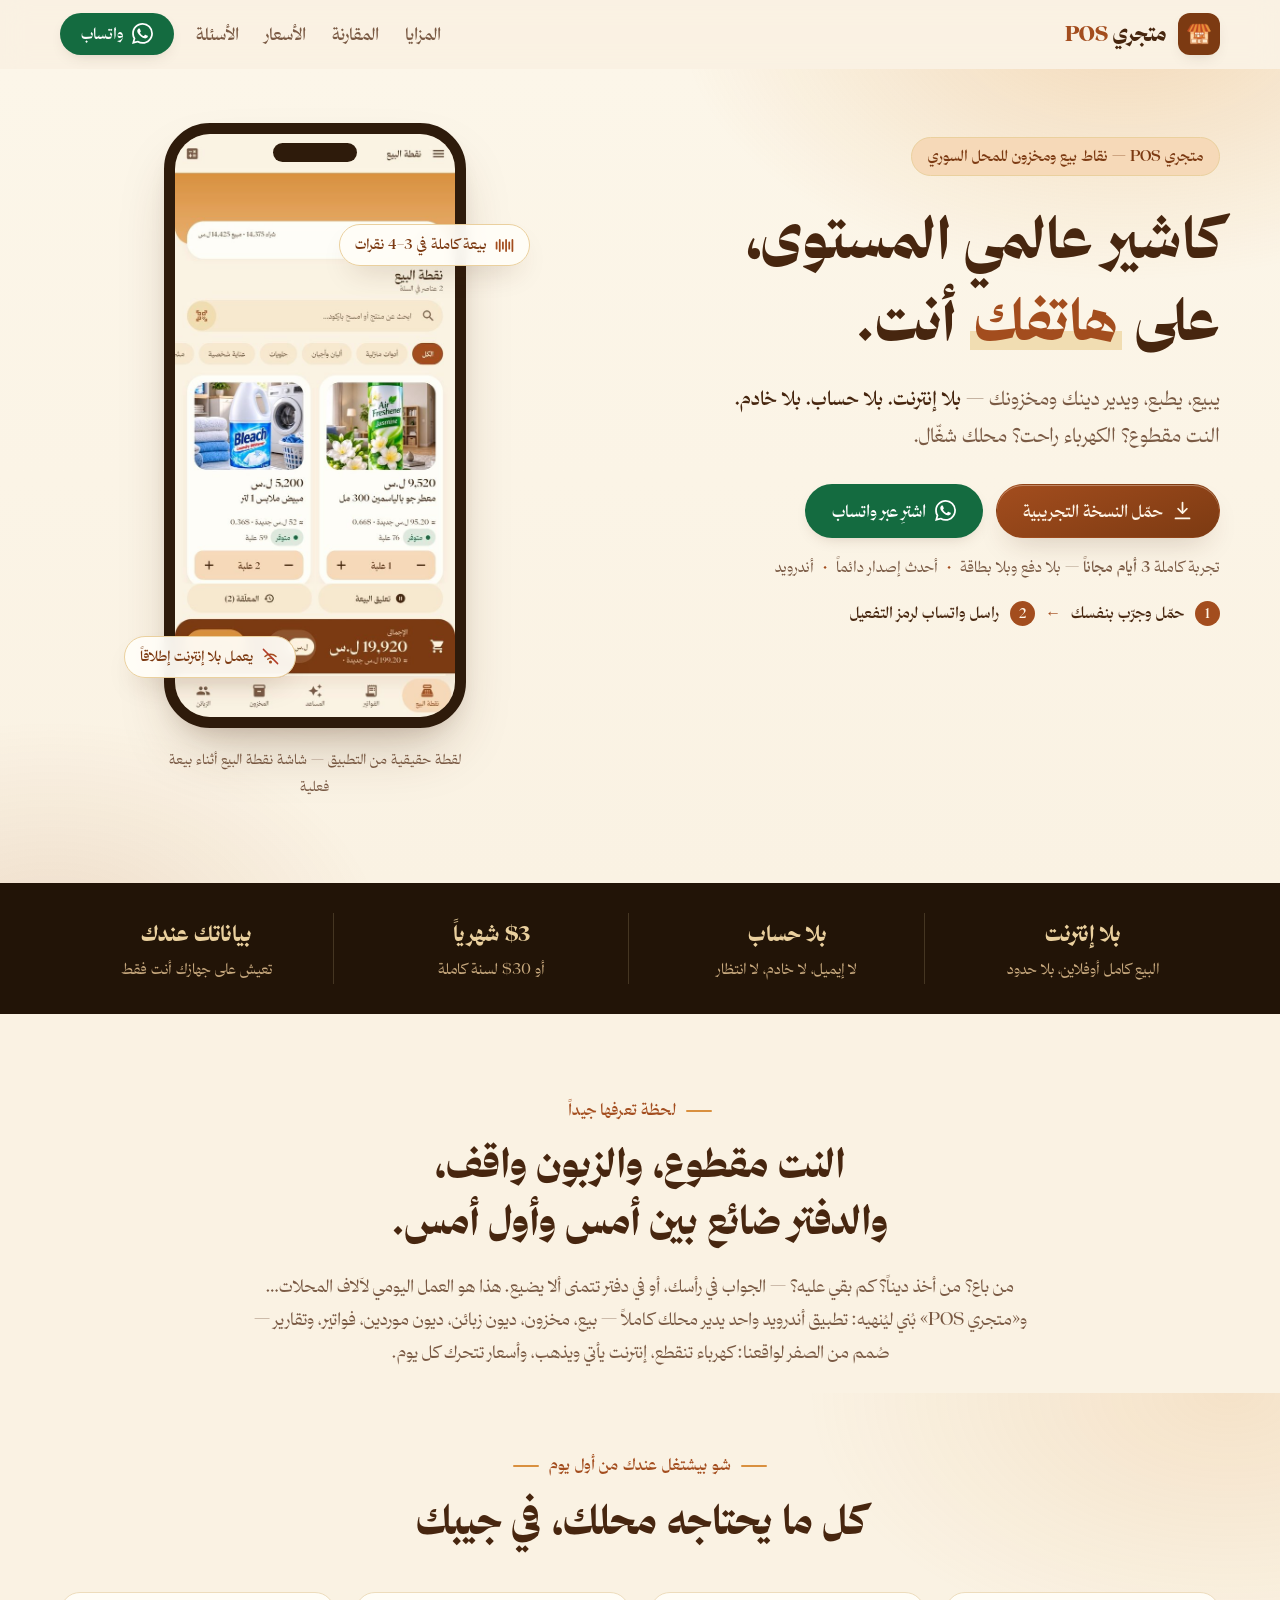
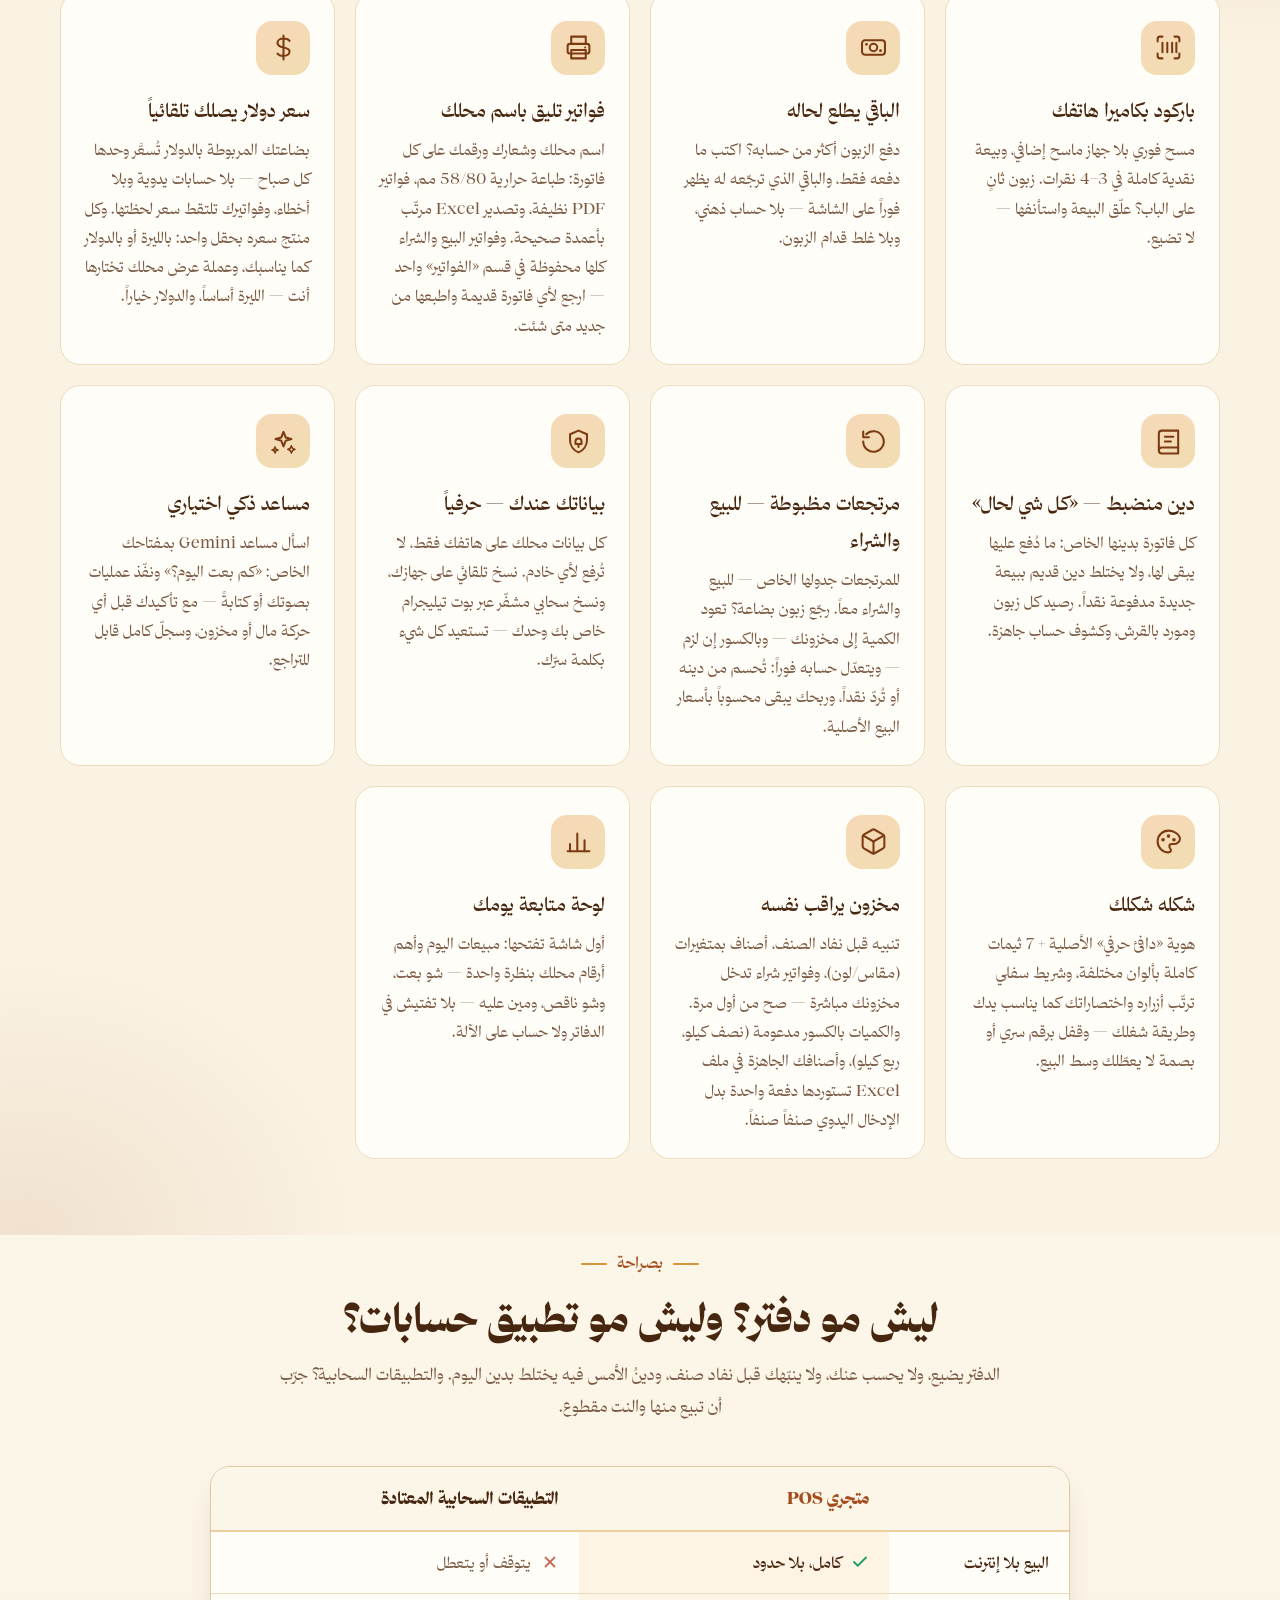
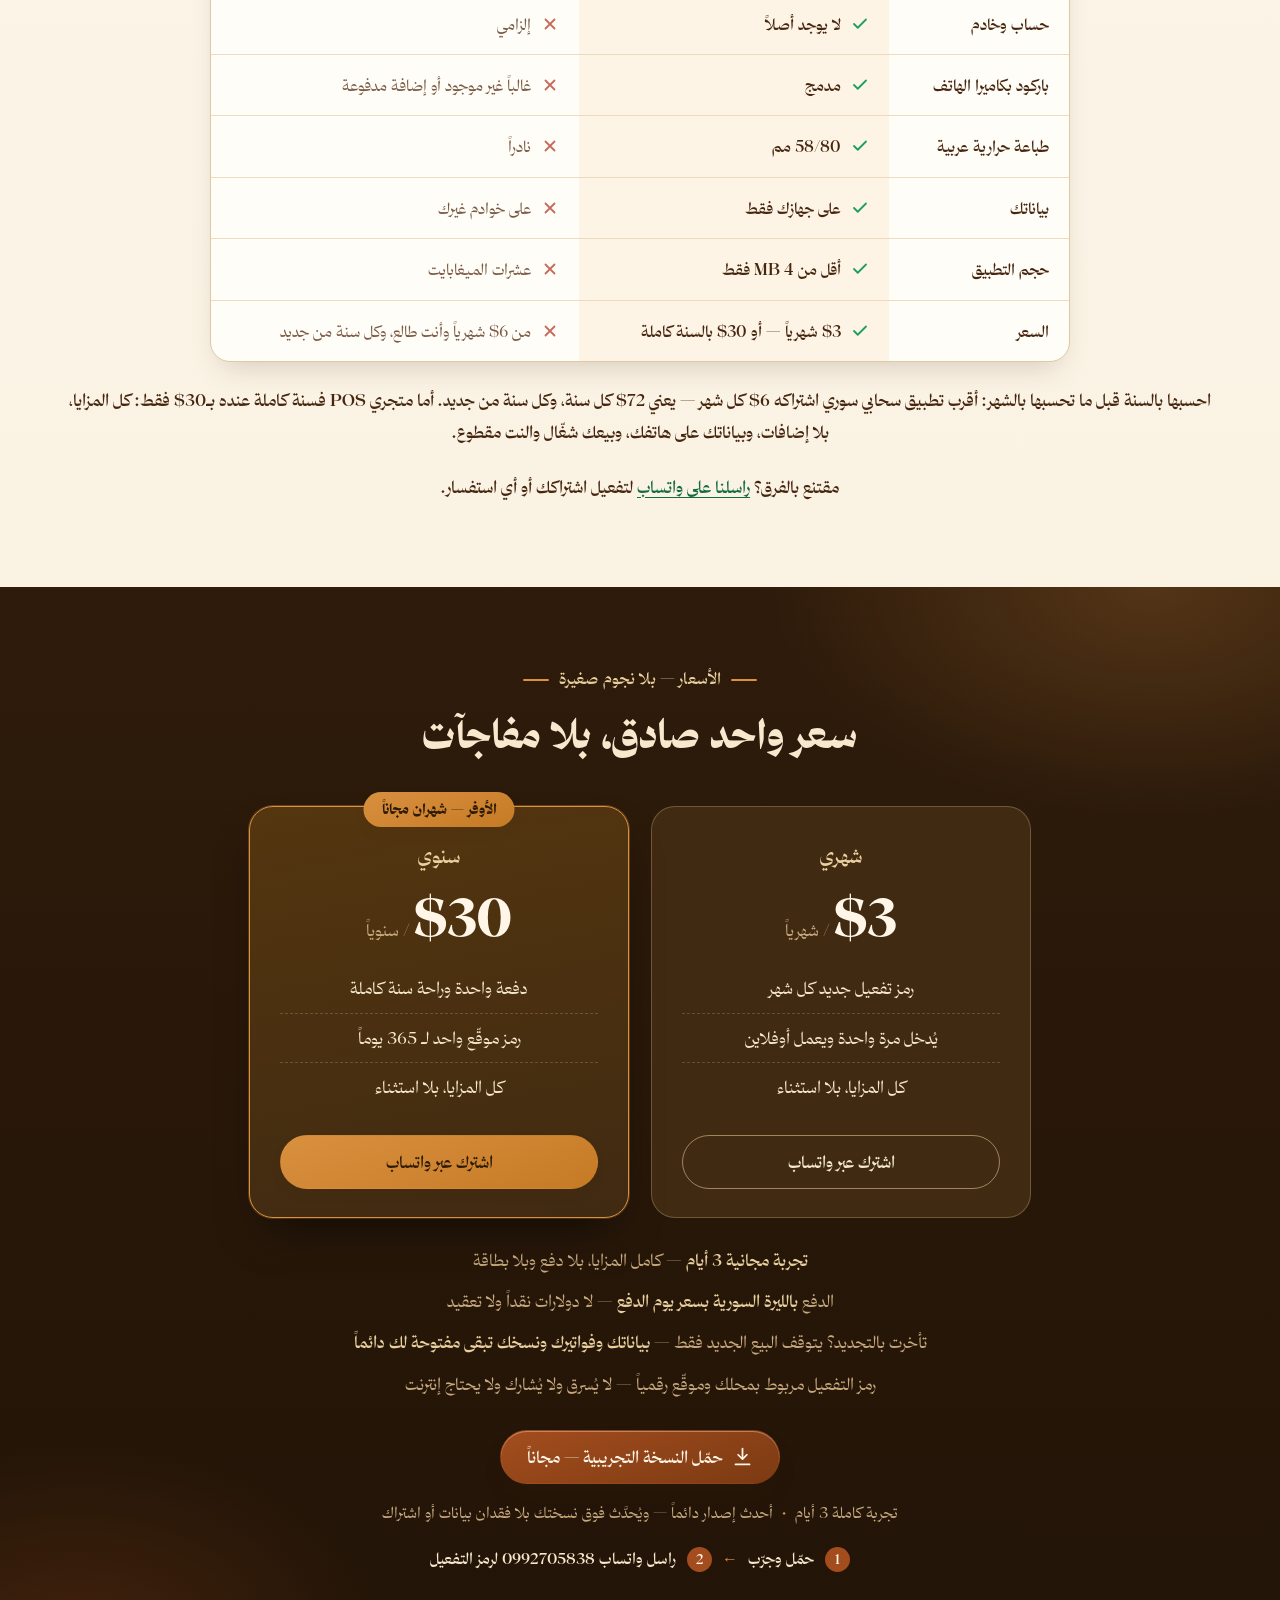
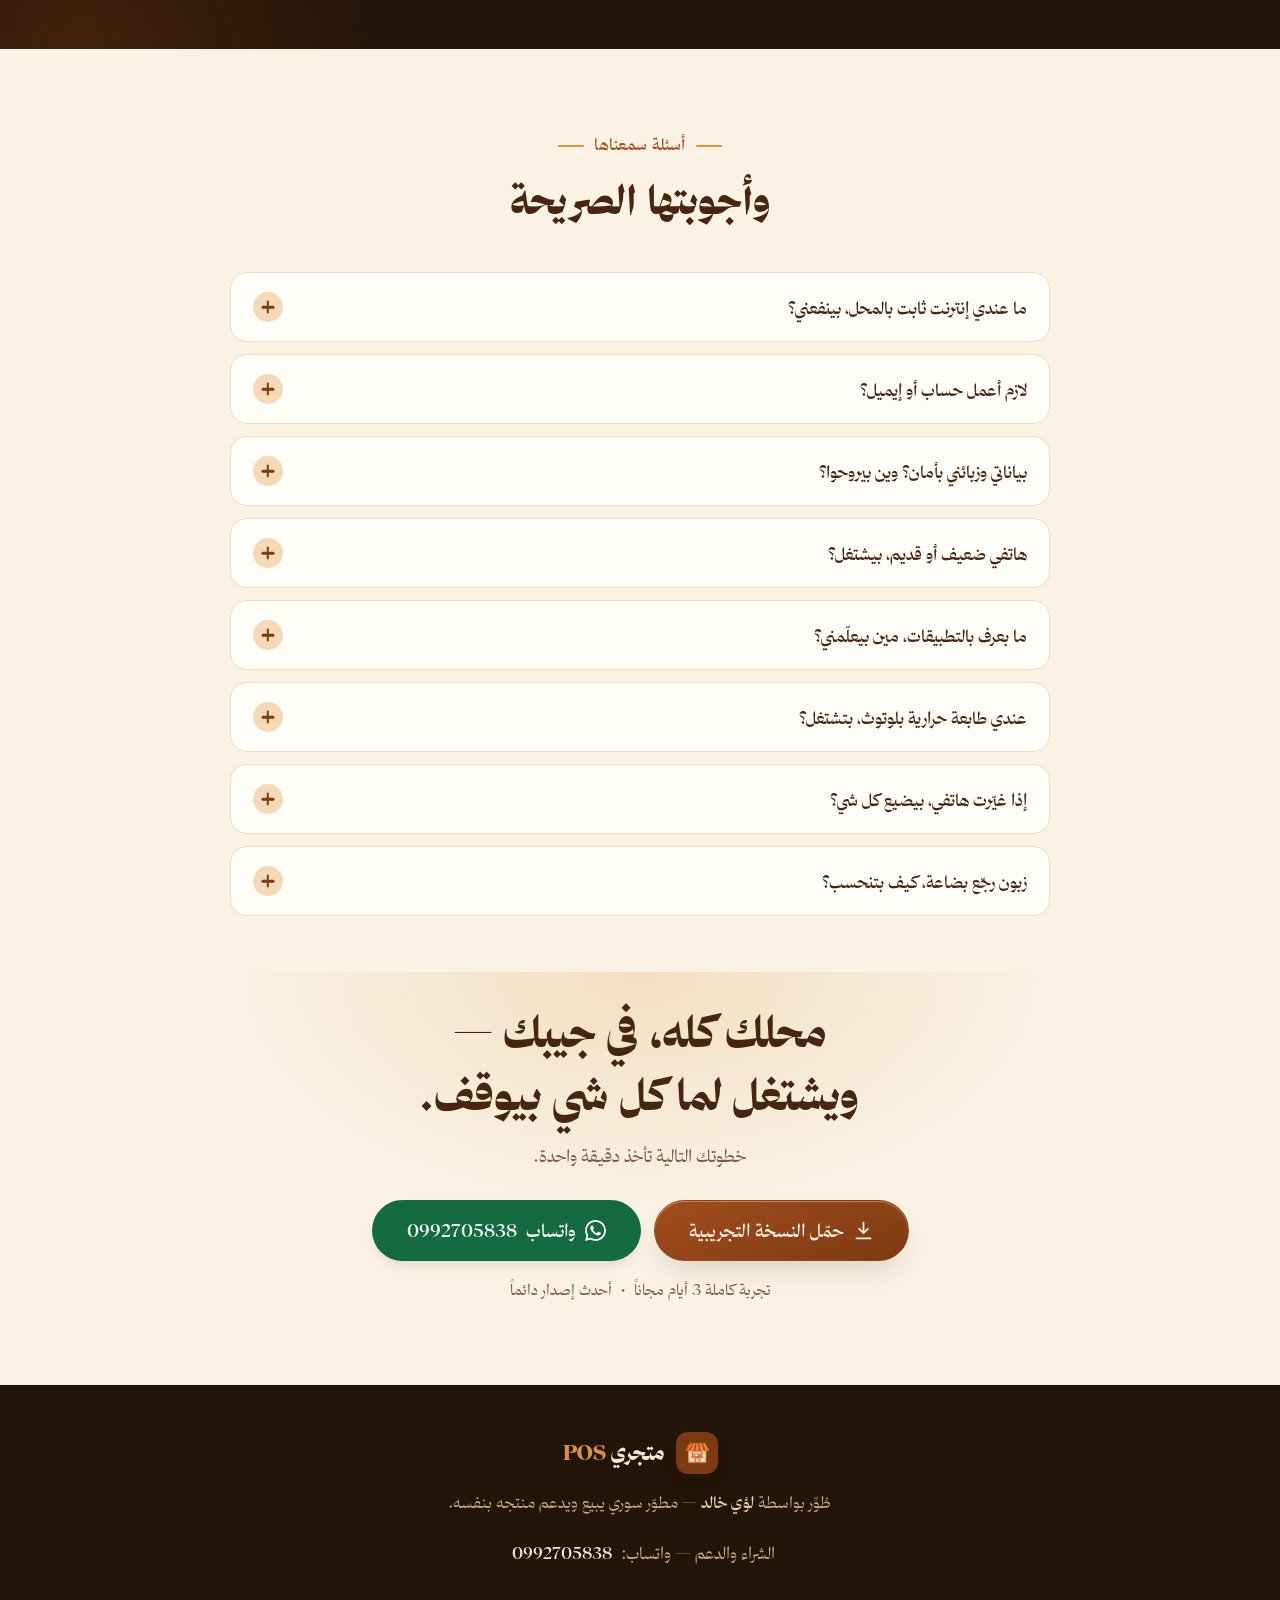
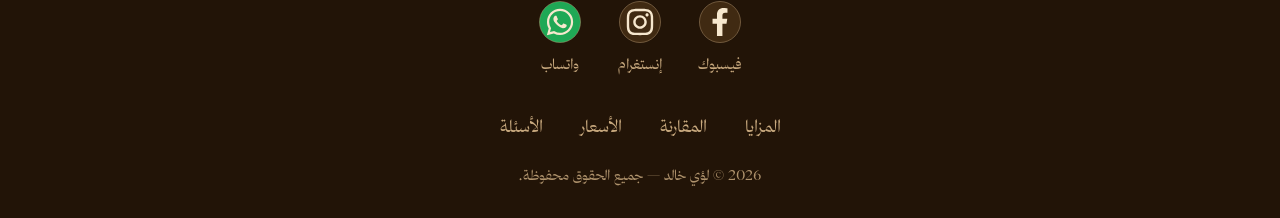
<file: index.html>
<!DOCTYPE html>
<html lang="ar" dir="rtl">
<head>
<meta charset="UTF-8">
<meta name="viewport" content="width=device-width, initial-scale=1.0">
<title>متجري POS — كاشير عالمي المستوى على هاتفك | بلا إنترنت، بلا حساب</title>
<meta name="description" content="متجري POS: تطبيق نقاط بيع ومخزون للمحل السوري. يبيع ويطبع ويدير دينك بلا إنترنت وبلا حساب وبلا خادم. تجربة مجانية 3 أيام، ثم $3 شهرياً أو $30 سنوياً.">
<link rel="icon" href="favicon.ico" sizes="any">
<link rel="icon" type="image/png" sizes="32x32" href="assets/img/favicon-32.png">
<link rel="icon" type="image/png" sizes="16x16" href="assets/img/favicon-16.png">
<link rel="apple-touch-icon" sizes="180x180" href="assets/img/apple-touch-icon.png">
<link rel="manifest" href="site.webmanifest">
<meta name="theme-color" content="#FAF2E3">
<link rel="canonical" href="https://louay0khaled.github.io/storepos/">
<meta property="og:type" content="website">
<meta property="og:site_name" content="متجري POS">
<meta property="og:locale" content="ar_AR">
<meta property="og:title" content="متجري POS — كاشير عالمي المستوى على هاتفك | بلا إنترنت، بلا حساب">
<meta property="og:description" content="متجري POS: تطبيق نقاط بيع ومخزون للمحل السوري. يبيع ويطبع ويدير دينك بلا إنترنت وبلا حساب وبلا خادم. تجربة مجانية 3 أيام، ثم $3 شهرياً أو $30 سنوياً.">
<meta property="og:url" content="https://louay0khaled.github.io/storepos/">
<meta property="og:image" content="https://louay0khaled.github.io/storepos/assets/img/app-drawer.jpg">
<meta property="og:image:width" content="600">
<meta property="og:image:height" content="1249">
<meta property="og:image:alt" content="لقطة حقيقية من تطبيق متجري POS — شاشة نقطة البيع أثناء بيعة فعلية">
<meta name="twitter:card" content="summary_large_image">
<meta name="twitter:title" content="متجري POS — كاشير عالمي المستوى على هاتفك | بلا إنترنت، بلا حساب">
<meta name="twitter:description" content="متجري POS: تطبيق نقاط بيع ومخزون للمحل السوري. يبيع ويطبع ويدير دينك بلا إنترنت وبلا حساب وبلا خادم. تجربة مجانية 3 أيام، ثم $3 شهرياً أو $30 سنوياً.">
<meta name="twitter:image" content="https://louay0khaled.github.io/storepos/assets/img/app-drawer.jpg">
<meta name="twitter:image:alt" content="لقطة حقيقية من تطبيق متجري POS — شاشة نقطة البيع أثناء بيعة فعلية">
<script>document.documentElement.classList.add("js");window.__revealSafety=setTimeout(function(){document.documentElement.classList.add("reveal-all")},3000);</script>
<link rel="preload" href="assets/fonts/thmanyah-Regular.woff2" as="font" type="font/woff2" crossorigin>
<link rel="preload" href="assets/fonts/thmanyah-Medium.woff2" as="font" type="font/woff2" crossorigin>
<link rel="preload" href="assets/fonts/thmanyah-Black.woff2" as="font" type="font/woff2" crossorigin>
<link rel="stylesheet" href="styles.css">
</head>
<body>

<!-- ===== الترويسة ===== -->
<header class="site-header" id="top">
  <div class="container header-in">
    <a class="brand" href="#top" aria-label="متجري POS — الرئيسية">
      <span class="brand-mark" aria-hidden="true">
        <img src="assets/img/icon-192.png" alt="" width="192" height="192">
      </span>
      <span class="brand-name">متجري <span class="brand-pos">POS</span></span>
    </a>
    <nav class="main-nav" aria-label="أقسام الموقع">
      <a href="#features">المزايا</a>
      <a href="#compare">المقارنة</a>
      <a href="#pricing">الأسعار</a>
      <a href="#faq">الأسئلة</a>
    </nav>
    <button class="nav-toggle" type="button" aria-expanded="false" aria-controls="mobile-nav" aria-label="فتح قائمة الأقسام">
      <span></span><span></span><span></span>
    </button>
    <a class="btn btn-wa btn-sm" href="https://wa.me/963992705838?text=%D9%85%D8%B1%D8%AD%D8%A8%D8%A7%D9%8B%D8%8C%20%D8%A3%D8%B1%D9%8A%D8%AF%20%D8%A7%D9%84%D8%A7%D8%B3%D8%AA%D9%81%D8%B3%D8%A7%D8%B1%20%D8%B9%D9%86%20%D9%85%D8%AA%D8%AC%D8%B1%D9%8A%20POS" target="_blank" rel="noopener">
      <svg class="ic" viewBox="0 0 24 24" fill="currentColor" aria-hidden="true"><path d="M17.472 14.382c-.297-.149-1.758-.867-2.03-.967-.273-.099-.471-.148-.67.15-.197.297-.767.966-.94 1.164-.173.199-.347.223-.644.075-.297-.15-1.255-.463-2.39-1.475-.883-.788-1.48-1.761-1.653-2.059-.173-.297-.018-.458.13-.606.134-.133.298-.347.446-.52.149-.174.198-.298.298-.497.099-.198.05-.371-.025-.52-.075-.149-.669-1.612-.916-2.207-.242-.579-.487-.5-.669-.51-.173-.008-.371-.01-.57-.01-.198 0-.52.074-.792.372-.272.297-1.04 1.016-1.04 2.479 0 1.462 1.065 2.875 1.213 3.074.149.198 2.096 3.2 5.077 4.487.709.306 1.262.489 1.694.625.712.227 1.36.195 1.871.118.571-.085 1.758-.719 2.006-1.413.248-.694.248-1.289.173-1.413-.074-.124-.272-.198-.57-.347m-5.421 7.403h-.004a9.87 9.87 0 0 1-5.031-1.378l-.361-.214-3.741.982.998-3.648-.235-.374a9.86 9.86 0 0 1-1.51-5.26c.001-5.45 4.436-9.884 9.888-9.884 2.64 0 5.122 1.03 6.988 2.898a9.825 9.825 0 0 1 2.893 6.994c-.003 5.45-4.437 9.884-9.885 9.884m8.413-18.297A11.815 11.815 0 0 0 12.05 0C5.495 0 .16 5.335.157 11.892c0 2.096.547 4.142 1.588 5.945L.057 24l6.305-1.654a11.882 11.882 0 0 0 5.683 1.448h.005c6.554 0 11.89-5.335 11.893-11.893a11.821 11.821 0 0 0-3.48-8.413Z"/></svg>
      واتساب
    </a>
  </div>
  <nav class="mobile-nav" id="mobile-nav" aria-label="أقسام الموقع — الجوال">
    <a href="#features">المزايا</a>
    <a href="#compare">المقارنة</a>
    <a href="#pricing">الأسعار</a>
    <a href="#faq">الأسئلة</a>
  </nav>
</header>

<!-- ===== البطل ===== -->
<section class="hero">
  <div class="container hero-in">
    <div class="hero-text reveal">
      <p class="eyebrow">متجري POS — نقاط بيع ومخزون للمحل السوري</p>
      <h1>كاشير عالمي المستوى،<br>على <span class="hl">هاتفك</span> أنت.</h1>
      <p class="hero-sub">يبيع، يطبع، ويدير دينك ومخزونك — <strong>بلا إنترنت. بلا حساب. بلا خادم.</strong><br>النت مقطوع؟ الكهرباء راحت؟ محلك شغّال.</p>

      <div class="cta-block">
        <div class="cta-row">
          <a class="btn btn-download" href="https://github.com/louay0khaled/storepos/releases/latest/download/StorePOS.apk">
            <svg class="ic" viewBox="0 0 24 24" fill="none" stroke="currentColor" stroke-width="2" stroke-linecap="round" stroke-linejoin="round" aria-hidden="true"><path d="M12 3v11"/><path d="m7 10 5 5 5-5"/><path d="M4 21h16"/></svg>
            حمّل النسخة التجريبية
          </a>
          <a class="btn btn-wa" href="https://wa.me/963992705838?text=%D9%85%D8%B1%D8%AD%D8%A8%D8%A7%D9%8B%D8%8C%20%D8%A3%D8%B1%D9%8A%D8%AF%20%D8%B4%D8%B1%D8%A7%D8%A1%20%D8%A7%D8%B4%D8%AA%D8%B1%D8%A7%D9%83%20%D9%85%D8%AA%D8%AC%D8%B1%D9%8A%20POS" target="_blank" rel="noopener">
            <svg class="ic" viewBox="0 0 24 24" fill="currentColor" aria-hidden="true"><path d="M17.472 14.382c-.297-.149-1.758-.867-2.03-.967-.273-.099-.471-.148-.67.15-.197.297-.767.966-.94 1.164-.173.199-.347.223-.644.075-.297-.15-1.255-.463-2.39-1.475-.883-.788-1.48-1.761-1.653-2.059-.173-.297-.018-.458.13-.606.134-.133.298-.347.446-.52.149-.174.198-.298.298-.497.099-.198.05-.371-.025-.52-.075-.149-.669-1.612-.916-2.207-.242-.579-.487-.5-.669-.51-.173-.008-.371-.01-.57-.01-.198 0-.52.074-.792.372-.272.297-1.04 1.016-1.04 2.479 0 1.462 1.065 2.875 1.213 3.074.149.198 2.096 3.2 5.077 4.487.709.306 1.262.489 1.694.625.712.227 1.36.195 1.871.118.571-.085 1.758-.719 2.006-1.413.248-.694.248-1.289.173-1.413-.074-.124-.272-.198-.57-.347m-5.421 7.403h-.004a9.87 9.87 0 0 1-5.031-1.378l-.361-.214-3.741.982.998-3.648-.235-.374a9.86 9.86 0 0 1-1.51-5.26c.001-5.45 4.436-9.884 9.888-9.884 2.64 0 5.122 1.03 6.988 2.898a9.825 9.825 0 0 1 2.893 6.994c-.003 5.45-4.437 9.884-9.885 9.884m8.413-18.297A11.815 11.815 0 0 0 12.05 0C5.495 0 .16 5.335.157 11.892c0 2.096.547 4.142 1.588 5.945L.057 24l6.305-1.654a11.882 11.882 0 0 0 5.683 1.448h.005c6.554 0 11.89-5.335 11.893-11.893a11.821 11.821 0 0 0-3.48-8.413Z"/></svg>
            اشترِ عبر واتساب
          </a>
        </div>
        <p class="dl-meta">تجربة كاملة <strong>3 أيام مجاناً</strong> — بلا دفع وبلا بطاقة <span class="dot">•</span> أحدث إصدار دائماً <span class="dot">•</span> أندرويد</p>
        <ol class="steps">
          <li><span class="step-n">1</span> حمّل وجرّب بنفسك</li>
          <li class="step-arrow" aria-hidden="true">←</li>
          <li><span class="step-n">2</span> راسل واتساب لرمز التفعيل</li>
        </ol>
      </div>
    </div>

    <div class="hero-visual reveal">
      <div class="phone-wrap">
        <div class="phone-glow" aria-hidden="true"></div>
        <figure class="phone">
          <span class="phone-notch" aria-hidden="true"></span>
          <img src="assets/img/app-drawer.jpg" alt="لقطة حقيقية من تطبيق متجري POS: شاشة نقطة البيع أثناء بيعة فعلية — منتجات بصورها وأسعارها بالليرة والدولار، سلة بعنصرين وإجمالي، وزرّ الدفع الآن" width="600" height="1249" fetchpriority="high">
        </figure>
        <div class="chip chip-a">
          <svg class="ic" viewBox="0 0 24 24" fill="none" stroke="currentColor" stroke-width="1.8" stroke-linecap="round" aria-hidden="true"><path d="M2 8v8M6 5v14M10 8v8M14 5v14M18 8v8M22 5v14" stroke-width="2.2"/></svg>
          بيعة كاملة في 3–4 نقرات
        </div>
        <div class="chip chip-b">
          <svg class="ic" viewBox="0 0 24 24" fill="none" stroke="currentColor" stroke-width="1.8" stroke-linecap="round" stroke-linejoin="round" aria-hidden="true"><path d="M5 12a10 10 0 0 1 14 0M8.5 15.5a5 5 0 0 1 7 0"/><circle cx="12" cy="19" r="1" fill="currentColor"/><path d="M3 3l18 18" stroke="#B23A26"/></svg>
          يعمل بلا إنترنت إطلاقاً
        </div>
        <figcaption class="shot-note">لقطة حقيقية من التطبيق — شاشة نقطة البيع أثناء بيعة فعلية</figcaption>
      </div>
    </div>
  </div>
</section>

<!-- ===== شريط الثقة ===== -->
<section class="trust">
  <div class="container trust-in reveal">
    <div class="trust-item">
      <span class="trust-big">بلا إنترنت</span>
      <span class="trust-small">البيع كامل أوفلاين، بلا حدود</span>
    </div>
    <div class="trust-item">
      <span class="trust-big">بلا حساب</span>
      <span class="trust-small">لا إيميل، لا خادم، لا انتظار</span>
    </div>
    <div class="trust-item">
      <span class="trust-big"><span class="num">$3</span> شهرياً</span>
      <span class="trust-small">أو <span class="num">$30</span> لسنة كاملة</span>
    </div>
    <div class="trust-item">
      <span class="trust-big">بياناتك عندك</span>
      <span class="trust-small">تعيش على جهازك أنت فقط</span>
    </div>
  </div>
</section>

<!-- ===== لحظة تعرفها ===== -->
<section class="story">
  <div class="container story-in reveal">
    <p class="kicker">لحظة تعرفها جيداً</p>
    <h2>النت مقطوع، والزبون واقف،<br>والدفتر ضائع بين أمس وأول أمس.</h2>
    <p class="story-p">من باع؟ من أخذ ديناً؟ كم بقي عليه؟ — الجواب في رأسك، أو في دفتر تتمنى ألا يضيع. هذا هو العمل اليومي لآلاف المحلات… و«متجري POS» بُني ليُنهيه: تطبيق أندرويد واحد يدير محلك كاملاً — بيع، مخزون، ديون زبائن، ديون موردين، فواتير، وتقارير — صُمم من الصفر لواقعنا: كهرباء تنقطع، إنترنت يأتي ويذهب، وأسعار تتحرك كل يوم.</p>
  </div>
</section>

<!-- ===== المزايا ===== -->
<section class="features" id="features">
  <div class="container">
    <div class="sec-head reveal">
      <p class="kicker">شو بيشتغل عندك من أول يوم</p>
      <h2>كل ما يحتاجه محلك، في جيبك</h2>
    </div>
    <div class="grid">
      <article class="card reveal">
        <span class="card-ic"><svg viewBox="0 0 24 24" fill="none" stroke="currentColor" stroke-width="1.7" stroke-linecap="round"><path d="M3 7V5a2 2 0 0 1 2-2h2M17 3h2a2 2 0 0 1 2 2v2M21 17v2a2 2 0 0 1-2 2h-2M7 21H5a2 2 0 0 1-2-2v-2M7 8v8M11 8v8M15 8v8M18.5 8v8" /></svg></span>
        <h3>باركود بكاميرا هاتفك</h3>
        <p>مسح فوري بلا جهاز ماسح إضافي، وبيعة نقدية كاملة في 3–4 نقرات. زبون ثانٍ على الباب؟ علّق البيعة واستأنفها — لا&nbsp;تضيع.</p>
      </article>
      <article class="card reveal">
        <span class="card-ic"><svg viewBox="0 0 24 24" fill="none" stroke="currentColor" stroke-width="1.7" stroke-linecap="round" stroke-linejoin="round"><rect x="2.5" y="6" width="19" height="12" rx="2.5"/><circle cx="12" cy="12" r="3.1"/><path d="M6.2 9.4h.01M17.8 14.6h.01" stroke-width="2.4"/></svg></span>
        <h3>الباقي يطلع لحاله</h3>
        <p>دفع الزبون أكثر من حسابه؟ اكتب ما دفعه فقط، والباقي الذي ترجّعه له يظهر فوراً على الشاشة — بلا حساب ذهني، وبلا غلط قدام الزبون.</p>
      </article>
      <article class="card reveal">
        <span class="card-ic"><svg viewBox="0 0 24 24" fill="none" stroke="currentColor" stroke-width="1.7" stroke-linecap="round" stroke-linejoin="round"><path d="M6 9V3h12v6"/><rect x="3" y="9" width="18" height="8" rx="2"/><path d="M6 14h12v7H6z"/><path d="M17.5 12h.01"/></svg></span>
        <h3>فواتير تليق باسم محلك</h3>
        <p>اسم محلك وشعارك ورقمك على كل فاتورة: طباعة حرارية <span class="num">58/80</span> مم، فواتير PDF نظيفة، وتصدير Excel مرتّب بأعمدة صحيحة. وفواتير البيع والشراء كلها محفوظة في قسم «الفواتير» واحد — ارجع لأي فاتورة قديمة واطبعها من جديد متى شئت.</p>
      </article>
      <article class="card reveal">
        <span class="card-ic"><svg viewBox="0 0 24 24" fill="none" stroke="currentColor" stroke-width="1.7" stroke-linecap="round" stroke-linejoin="round"><path d="M12 2v20M17 6.5c-.8-1.2-2.6-2-5-2-3 0-5 1.6-5 3.7 0 5.1 10 2.7 10 7.1 0 2.1-2 3.7-5 3.7-2.4 0-4.2-.8-5-2"/></svg></span>
        <h3>سعر دولار يصلك تلقائياً</h3>
        <p>بضاعتك المربوطة بالدولار تُسعَّر وحدها كل صباح — بلا حسابات يدوية وبلا أخطاء، وفواتيرك تلتقط سعر لحظتها. وكل منتج سعره بحقل واحد: بالليرة أو بالدولار كما يناسبك، وعملة عرض محلك تختارها أنت — الليرة أساساً، والدولار خياراً.</p>
      </article>
      <article class="card reveal">
        <span class="card-ic"><svg viewBox="0 0 24 24" fill="none" stroke="currentColor" stroke-width="1.7" stroke-linecap="round" stroke-linejoin="round"><path d="M4 19.5A2.5 2.5 0 0 1 6.5 17H20V3H6.5A2.5 2.5 0 0 0 4 5.5v14Z"/><path d="M4 19.5A2.5 2.5 0 0 0 6.5 22H20v-5"/><path d="M9 8h7M9 12h5"/></svg></span>
        <h3>دين منضبط — «كل شي لحال»</h3>
        <p>كل فاتورة بدينها الخاص: ما دُفع عليها يبقى لها، ولا يختلط دين قديم ببيعة جديدة مدفوعة نقداً. رصيد كل زبون ومورد بالقرش، وكشوف حساب&nbsp;جاهزة.</p>
      </article>
      <article class="card reveal">
        <span class="card-ic"><svg viewBox="0 0 24 24" fill="none" stroke="currentColor" stroke-width="1.7" stroke-linecap="round" stroke-linejoin="round"><path d="M3.5 12a8.5 8.5 0 1 0 2.5-6"/><path d="M3.5 3.8v4.7h4.7"/></svg></span>
        <h3>مرتجعات مظبوطة — للبيع والشراء</h3>
        <p>للمرتجعات جدولها الخاص — للبيع والشراء معاً. رجّع زبون بضاعة؟ تعود الكمية إلى مخزونك — وبالكسور إن لزم — ويتعدّل حسابه فوراً: تُحسم من دينه أو تُردّ نقداً، وربحك يبقى محسوباً بأسعار البيع الأصلية.</p>
      </article>
      <article class="card reveal">
        <span class="card-ic"><svg viewBox="0 0 24 24" fill="none" stroke="currentColor" stroke-width="1.7" stroke-linecap="round" stroke-linejoin="round"><path d="M12 3l7 3v5c0 4.6-3 8.4-7 10-4-1.6-7-5.4-7-10V6l7-3Z"/><path d="M9.5 12a2.5 2.5 0 0 1 5 0v2h-5v-2Z"/><path d="M12 14v2.5"/></svg></span>
        <h3>بياناتك عندك — حرفياً</h3>
        <p>كل بيانات محلك على هاتفك فقط، لا تُرفع لأي خادم. نسخ تلقائي على جهازك، ونسخ سحابي مشفّر عبر بوت تيليجرام خاص بك وحدك — تستعيد كل شيء بكلمة سرّك.</p>
      </article>
      <article class="card reveal">
        <span class="card-ic"><svg viewBox="0 0 24 24" fill="none" stroke="currentColor" stroke-width="1.7" stroke-linecap="round" stroke-linejoin="round"><path d="M12 4l1.8 4.6L18.5 10l-4.7 1.4L12 16l-1.8-4.6L5.5 10l4.7-1.4L12 4Z"/><path d="M18.5 15.5l.9 2.1 2.1.9-2.1.9-.9 2.1-.9-2.1-2.1-.9 2.1-.9.9-2.1ZM5 16.5l.7 1.8 1.8.7-1.8.7L5 21.5l-.7-1.8L2.5 19l1.8-.7L5 16.5Z" stroke-width="1.3"/></svg></span>
        <h3>مساعد ذكي اختياري</h3>
        <p>اسأل مساعد Gemini بمفتاحك الخاص: «كم بعت اليوم؟» ونفّذ عمليات بصوتك أو كتابةً — مع تأكيدك قبل أي حركة مال أو مخزون، وسجلّ كامل قابل للتراجع.</p>
      </article>
      <article class="card reveal">
        <span class="card-ic"><svg viewBox="0 0 24 24" fill="none" stroke="currentColor" stroke-width="1.7" stroke-linecap="round" stroke-linejoin="round"><path d="M12 3a9 9 0 1 0 0 18c1.4 0 2-.9 2-1.9 0-.7-.4-1.2-.8-1.7-.4-.5-.5-1-.5-1.5 0-1 .8-1.9 2-1.9H17a4.5 4.5 0 0 0 4.5-4.5C21.3 6.6 17 3 12 3Z"/><circle cx="7.5" cy="10.5" r="1.5" fill="currentColor" stroke="none"/><circle cx="12" cy="7.5" r="1.5" fill="currentColor" stroke="none"/><circle cx="16.5" cy="10.5" r="1.5" fill="currentColor" stroke="none"/></svg></span>
        <h3>شكله شكلك</h3>
        <p>هوية «دافئ حرفي» الأصلية + 7 ثيمات كاملة بألوان مختلفة، وشريط سفلي ترتّب أزراره واختصاراتك كما يناسب يدك وطريقة شغلك — وقفل برقم سري أو بصمة لا يعطّلك وسط البيع.</p>
      </article>
      <article class="card reveal">
        <span class="card-ic"><svg viewBox="0 0 24 24" fill="none" stroke="currentColor" stroke-width="1.7" stroke-linecap="round" stroke-linejoin="round"><path d="M21 8a2 2 0 0 0-1-1.73l-7-4a2 2 0 0 0-2 0l-7 4A2 2 0 0 0 3 8v8a2 2 0 0 0 1 1.73l7 4a2 2 0 0 0 2 0l7-4A2 2 0 0 0 21 16Z"/><path d="m3.3 7 8.7 5 8.7-5"/><path d="M12 22V12"/></svg></span>
        <h3>مخزون يراقب نفسه</h3>
        <p>تنبيه قبل نفاد الصنف، أصناف بمتغيرات (مقاس/لون)، وفواتير شراء تدخل مخزونك مباشرة — صح من أول مرة. والكميات بالكسور مدعومة (نصف كيلو، ربع كيلو)، وأصنافك الجاهزة في ملف Excel تستوردها دفعة واحدة بدل الإدخال اليدوي صنفاً صنفاً.</p>
      </article>
      <article class="card reveal">
        <span class="card-ic"><svg viewBox="0 0 24 24" fill="none" stroke="currentColor" stroke-width="1.7" stroke-linecap="round" stroke-linejoin="round"><path d="M5 20v-6M11 20V5.5M17 20v-9"/><path d="M3 20h18"/></svg></span>
        <h3>لوحة متابعة يومك</h3>
        <p>أول شاشة تفتحها: مبيعات اليوم وأهم أرقام محلك بنظرة واحدة — شو بعت، وشو ناقص، ومين عليه — بلا تفتيش في الدفاتر ولا حساب على الآلة.</p>
      </article>
    </div>
  </div>
</section>

<!-- ===== المقارنة ===== -->
<section class="compare" id="compare">
  <div class="container">
    <div class="sec-head reveal">
      <p class="kicker">بصراحة</p>
      <h2>ليش مو دفتر؟ وليش مو تطبيق حسابات؟</h2>
      <p class="sec-sub">الدفتر يضيع، ولا يحسب عنك، ولا ينبّهك قبل نفاد صنف، ودينُ الأمس فيه يختلط بدين اليوم. والتطبيقات السحابية؟ جرّب أن تبيع منها والنت&nbsp;مقطوع.</p>
    </div>
    <div class="table-wrap reveal">
      <table class="cmp">
        <thead>
          <tr>
            <th scope="col"></th>
            <th scope="col" class="us">متجري POS</th>
            <th scope="col">التطبيقات السحابية المعتادة</th>
          </tr>
        </thead>
        <tbody>
          <tr>
            <th scope="row">البيع بلا إنترنت</th>
            <td class="us"><svg class="ic ok" viewBox="0 0 24 24" fill="none" stroke="currentColor" stroke-width="2.4" stroke-linecap="round" stroke-linejoin="round"><path d="M20 6 9 17l-5-5"/></svg> كامل، بلا حدود</td>
            <td><svg class="ic no" viewBox="0 0 24 24" fill="none" stroke="currentColor" stroke-width="2.4" stroke-linecap="round"><path d="M18 6 6 18M6 6l12 12"/></svg> يتوقف أو يتعطل</td>
          </tr>
          <tr>
            <th scope="row">حساب وخادم</th>
            <td class="us"><svg class="ic ok" viewBox="0 0 24 24" fill="none" stroke="currentColor" stroke-width="2.4" stroke-linecap="round" stroke-linejoin="round"><path d="M20 6 9 17l-5-5"/></svg> لا يوجد أصلاً</td>
            <td><svg class="ic no" viewBox="0 0 24 24" fill="none" stroke="currentColor" stroke-width="2.4" stroke-linecap="round"><path d="M18 6 6 18M6 6l12 12"/></svg> إلزامي</td>
          </tr>
          <tr>
            <th scope="row">باركود بكاميرا الهاتف</th>
            <td class="us"><svg class="ic ok" viewBox="0 0 24 24" fill="none" stroke="currentColor" stroke-width="2.4" stroke-linecap="round" stroke-linejoin="round"><path d="M20 6 9 17l-5-5"/></svg> مدمج</td>
            <td><svg class="ic no" viewBox="0 0 24 24" fill="none" stroke="currentColor" stroke-width="2.4" stroke-linecap="round"><path d="M18 6 6 18M6 6l12 12"/></svg> غالباً غير موجود أو إضافة مدفوعة</td>
          </tr>
          <tr>
            <th scope="row">طباعة حرارية عربية</th>
            <td class="us"><svg class="ic ok" viewBox="0 0 24 24" fill="none" stroke="currentColor" stroke-width="2.4" stroke-linecap="round" stroke-linejoin="round"><path d="M20 6 9 17l-5-5"/></svg> <span class="num">58/80</span> مم</td>
            <td><svg class="ic no" viewBox="0 0 24 24" fill="none" stroke="currentColor" stroke-width="2.4" stroke-linecap="round"><path d="M18 6 6 18M6 6l12 12"/></svg> نادراً</td>
          </tr>
          <tr>
            <th scope="row">بياناتك</th>
            <td class="us"><svg class="ic ok" viewBox="0 0 24 24" fill="none" stroke="currentColor" stroke-width="2.4" stroke-linecap="round" stroke-linejoin="round"><path d="M20 6 9 17l-5-5"/></svg> على جهازك فقط</td>
            <td><svg class="ic no" viewBox="0 0 24 24" fill="none" stroke="currentColor" stroke-width="2.4" stroke-linecap="round"><path d="M18 6 6 18M6 6l12 12"/></svg> على خوادم غيرك</td>
          </tr>
          <tr>
            <th scope="row">حجم التطبيق</th>
            <td class="us"><svg class="ic ok" viewBox="0 0 24 24" fill="none" stroke="currentColor" stroke-width="2.4" stroke-linecap="round" stroke-linejoin="round"><path d="M20 6 9 17l-5-5"/></svg> أقل من <span class="num">4 MB</span> فقط</td>
            <td><svg class="ic no" viewBox="0 0 24 24" fill="none" stroke="currentColor" stroke-width="2.4" stroke-linecap="round"><path d="M18 6 6 18M6 6l12 12"/></svg> عشرات الميغابايت</td>
          </tr>
          <tr>
            <th scope="row">السعر</th>
            <td class="us"><svg class="ic ok" viewBox="0 0 24 24" fill="none" stroke="currentColor" stroke-width="2.4" stroke-linecap="round" stroke-linejoin="round"><path d="M20 6 9 17l-5-5"/></svg> <span class="num">$3</span> شهرياً — أو <span class="num">$30</span> بالسنة كاملة</td>
            <td><svg class="ic no" viewBox="0 0 24 24" fill="none" stroke="currentColor" stroke-width="2.4" stroke-linecap="round"><path d="M18 6 6 18M6 6l12 12"/></svg> من <span class="num">$6</span> شهرياً وأنت طالع، وكل سنة من جديد</td>
          </tr>
        </tbody>
      </table>
    </div>
    <p class="compare-cta reveal">احسبها بالسنة قبل ما تحسبها بالشهر: أقرب تطبيق سحابي سوري اشتراكه <span class="num">$6</span> كل شهر — يعني <span class="num">$72</span> كل سنة، وكل سنة من جديد. أما متجري POS فسنة كاملة عنده بـ<span class="num">$30</span> فقط: كل المزايا، بلا إضافات، وبياناتك على هاتفك، وبيعك شغّال والنت مقطوع.</p>
    <p class="compare-cta reveal">مقتنع بالفرق؟ <a href="https://wa.me/963992705838?text=%D9%85%D8%B1%D8%AD%D8%A8%D8%A7%D9%8B%D8%8C%20%D8%A3%D8%B1%D9%8A%D8%AF%20%D8%B4%D8%B1%D8%A7%D8%A1%20%D8%A7%D8%B4%D8%AA%D8%B1%D8%A7%D9%83%20%D9%85%D8%AA%D8%AC%D8%B1%D9%8A%20POS" target="_blank" rel="noopener">راسلنا على واتساب</a> لتفعيل اشتراكك أو أي استفسار.</p>
  </div>
</section>

<!-- ===== الأسعار ===== -->
<section class="pricing" id="pricing">
  <div class="container">
    <div class="sec-head light reveal">
      <p class="kicker">الأسعار — بلا نجوم صغيرة</p>
      <h2>سعر واحد صادق، بلا مفاجآت</h2>
    </div>
    <div class="price-grid">
      <article class="price-card reveal">
        <h3>شهري</h3>
        <p class="price"><span class="num">$3</span><span class="per"> / شهرياً</span></p>
        <ul class="price-feats">
          <li>رمز تفعيل جديد كل شهر</li>
          <li>يُدخل مرة واحدة ويعمل أوفلاين</li>
          <li>كل المزايا، بلا استثناء</li>
        </ul>
        <a class="btn btn-ghost-light" href="https://wa.me/963992705838?text=%D9%85%D8%B1%D8%AD%D8%A8%D8%A7%D9%8B%D8%8C%20%D8%A3%D8%B1%D9%8A%D8%AF%20%D8%A7%D9%84%D8%A7%D8%B4%D8%AA%D8%B1%D8%A7%D9%83%20%D8%A7%D9%84%D8%B4%D9%87%D8%B1%D9%8A%20%D9%81%D9%8A%20%D9%85%D8%AA%D8%AC%D8%B1%D9%8A%20POS%20(%243)" target="_blank" rel="noopener">اشترك عبر واتساب</a>
      </article>
      <article class="price-card best reveal">
        <span class="best-badge">الأوفر — شهران مجاناً</span>
        <h3>سنوي</h3>
        <p class="price"><span class="num">$30</span><span class="per"> / سنوياً</span></p>
        <ul class="price-feats">
          <li>دفعة واحدة وراحة سنة كاملة</li>
          <li>رمز موقّع واحد لـ 365 يوماً</li>
          <li>كل المزايا، بلا استثناء</li>
        </ul>
        <a class="btn btn-gold" href="https://wa.me/963992705838?text=%D9%85%D8%B1%D8%AD%D8%A8%D8%A7%D9%8B%D8%8C%20%D8%A3%D8%B1%D9%8A%D8%AF%20%D8%A7%D9%84%D8%A7%D8%B4%D8%AA%D8%B1%D8%A7%D9%83%20%D8%A7%D9%84%D8%B3%D9%86%D9%88%D9%8A%20%D9%81%D9%8A%20%D9%85%D8%AA%D8%AC%D8%B1%D9%8A%20POS%20(%2430)" target="_blank" rel="noopener">اشترك عبر واتساب</a>
      </article>
    </div>
    <ul class="price-notes reveal">
      <li><strong>تجربة مجانية 3 أيام</strong> — كامل المزايا، بلا دفع وبلا بطاقة</li>
      <li>الدفع <strong>بالليرة السورية بسعر يوم الدفع</strong> — لا دولارات نقداً ولا تعقيد</li>
      <li>تأخرت بالتجديد؟ يتوقف البيع الجديد فقط — <strong>بياناتك وفواتيرك ونسخك تبقى مفتوحة لك دائماً</strong></li>
      <li>رمز التفعيل مربوط بمحلك وموقّع رقمياً — لا يُسرق ولا يُشارك ولا يحتاج إنترنت</li>
    </ul>
    <div class="cta-block center reveal">
      <div class="cta-row center-row">
        <a class="btn btn-download" href="https://github.com/louay0khaled/storepos/releases/latest/download/StorePOS.apk">
          <svg class="ic" viewBox="0 0 24 24" fill="none" stroke="currentColor" stroke-width="2" stroke-linecap="round" stroke-linejoin="round" aria-hidden="true"><path d="M12 3v11"/><path d="m7 10 5 5 5-5"/><path d="M4 21h16"/></svg>
          حمّل النسخة التجريبية — مجاناً
        </a>
      </div>
      <p class="dl-meta light">تجربة كاملة 3 أيام <span class="dot">•</span> أحدث إصدار دائماً — ويُحدَّث فوق نسختك بلا فقدان بيانات أو اشتراك</p>
      <ol class="steps light">
        <li><span class="step-n">1</span> حمّل وجرّب</li>
        <li class="step-arrow" aria-hidden="true">←</li>
        <li><span class="step-n">2</span> راسل واتساب <span class="num">0992705838</span> لرمز التفعيل</li>
      </ol>
    </div>
  </div>
</section>

<!-- ===== الأسئلة الشائعة ===== -->
<section class="faq" id="faq">
  <div class="container narrow">
    <div class="sec-head reveal">
      <p class="kicker">أسئلة سمعناها</p>
      <h2>وأجوبتها الصريحة</h2>
    </div>
    <div class="acc reveal">
      <div class="acc-item">
        <button class="acc-btn" aria-expanded="false">ما عندي إنترنت ثابت بالمحل، بينفعني؟<span class="acc-ic" aria-hidden="true"></span></button>
        <div class="acc-panel"><p>هو صُنع لك أصلاً. البيع والمخزون والدين والطباعة تعمل كلها بلا إنترنت. الإنترنت يُستعمل فقط إن أردت أنت مزايا إضافية: جلب سعر الدولار تلقائياً، النسخ السحابي، المساعد الذكي.</p></div>
      </div>
      <div class="acc-item">
        <button class="acc-btn" aria-expanded="false">لازم أعمل حساب أو إيميل؟<span class="acc-ic" aria-hidden="true"></span></button>
        <div class="acc-panel"><p>لا. لا حساب، لا إيميل، لا كلمات سر لخوادم. حمّل، ثبّت، ادخل اسم محلك، وابدأ البيع.</p></div>
      </div>
      <div class="acc-item">
        <button class="acc-btn" aria-expanded="false">بياناتي وزبائني بأمان؟ وين بيروحوا؟<span class="acc-ic" aria-hidden="true"></span></button>
        <div class="acc-panel"><p>ما بيروحوا لمكان. البيانات على هاتفك فقط، والنسخة السحابية — إن فعّلتها — مشفّرة ومقفلة بكلمة سرّك عند بوتك الخاص على تيليجرام. ولا المطوّر نفسه يستطيع قراءتها.</p></div>
      </div>
      <div class="acc-item">
        <button class="acc-btn" aria-expanded="false">هاتفي ضعيف أو قديم، بيشتغل؟<span class="acc-ic" aria-hidden="true"></span></button>
        <div class="acc-panel"><p>التطبيق حجمه أقل من <span class="num">4 MB</span> فقط ومصمم ليعمل بسلاسة على الهواتف المتواضعة. إن اشتغل واتساب على هاتفك، اشتغل «متجري POS».</p></div>
      </div>
      <div class="acc-item">
        <button class="acc-btn" aria-expanded="false">ما بعرف بالتطبيقات، مين بيعلّمني؟<span class="acc-ic" aria-hidden="true"></span></button>
        <div class="acc-panel"><p>الدعم شخصي ومباشر من المطوّر نفسه على واتساب — لا مركز اتصال ولا ردود جاهزة. أول إعداد (اسم المحل، الطابعة، أول منتجاتك) نمشيه معك خطوة خطوة.</p></div>
      </div>
      <div class="acc-item">
        <button class="acc-btn" aria-expanded="false">عندي طابعة حرارية بلوتوث، بتشتغل؟<span class="acc-ic" aria-hidden="true"></span></button>
        <div class="acc-panel"><p>نعم — طباعة حرارية عربية كاملة بمقاسَي <span class="num">58</span> و<span class="num">80</span> مم، وفواتير PDF إن أردت الإرسال بدل الطباعة.</p></div>
      </div>
      <div class="acc-item">
        <button class="acc-btn" aria-expanded="false">إذا غيّرت هاتفي، بيضيع كل شي؟<span class="acc-ic" aria-hidden="true"></span></button>
        <div class="acc-panel"><p>لا. نسختك الاحتياطية المشفّرة تستعيد محلك كاملاً على الهاتف الجديد، واشتراكك ينتقل معك بمراسلتنا على واتساب.</p></div>
      </div>
      <div class="acc-item">
        <button class="acc-btn" aria-expanded="false">زبون رجّع بضاعة، كيف بتنحسب؟<span class="acc-ic" aria-hidden="true"></span></button>
        <div class="acc-panel"><p>للمرتجعات جدول خاص — للبيع والشراء معاً. سجّل المرتجع فتعود الكمية إلى مخزونك (وبالكسور إن لزم) ويتعدّل حساب الزبون فوراً: تُحسم من دينه أو تُردّ له نقداً، وربحك يبقى محسوباً بسعر البيع الأصلي.</p></div>
      </div>
    </div>
  </div>
</section>

<!-- ===== الدعوة الأخيرة ===== -->
<section class="final">
  <div class="container final-in reveal">
    <h2>محلك كله، في جيبك —<br>ويشتغل لما كل شي بيوقف.</h2>
    <p class="final-sub">خطوتك التالية تأخذ دقيقة واحدة.</p>
    <div class="cta-block center">
      <div class="cta-row center-row">
        <a class="btn btn-download big" href="https://github.com/louay0khaled/storepos/releases/latest/download/StorePOS.apk">
          <svg class="ic" viewBox="0 0 24 24" fill="none" stroke="currentColor" stroke-width="2" stroke-linecap="round" stroke-linejoin="round" aria-hidden="true"><path d="M12 3v11"/><path d="m7 10 5 5 5-5"/><path d="M4 21h16"/></svg>
          حمّل النسخة التجريبية
        </a>
        <a class="btn btn-wa big" href="https://wa.me/963992705838?text=%D9%85%D8%B1%D8%AD%D8%A8%D8%A7%D9%8B%D8%8C%20%D8%A3%D8%B1%D9%8A%D8%AF%20%D8%B4%D8%B1%D8%A7%D8%A1%20%D8%A7%D8%B4%D8%AA%D8%B1%D8%A7%D9%83%20%D9%85%D8%AA%D8%AC%D8%B1%D9%8A%20POS" target="_blank" rel="noopener">
          <svg class="ic" viewBox="0 0 24 24" fill="currentColor" aria-hidden="true"><path d="M17.472 14.382c-.297-.149-1.758-.867-2.03-.967-.273-.099-.471-.148-.67.15-.197.297-.767.966-.94 1.164-.173.199-.347.223-.644.075-.297-.15-1.255-.463-2.39-1.475-.883-.788-1.48-1.761-1.653-2.059-.173-.297-.018-.458.13-.606.134-.133.298-.347.446-.52.149-.174.198-.298.298-.497.099-.198.05-.371-.025-.52-.075-.149-.669-1.612-.916-2.207-.242-.579-.487-.5-.669-.51-.173-.008-.371-.01-.57-.01-.198 0-.52.074-.792.372-.272.297-1.04 1.016-1.04 2.479 0 1.462 1.065 2.875 1.213 3.074.149.198 2.096 3.2 5.077 4.487.709.306 1.262.489 1.694.625.712.227 1.36.195 1.871.118.571-.085 1.758-.719 2.006-1.413.248-.694.248-1.289.173-1.413-.074-.124-.272-.198-.57-.347m-5.421 7.403h-.004a9.87 9.87 0 0 1-5.031-1.378l-.361-.214-3.741.982.998-3.648-.235-.374a9.86 9.86 0 0 1-1.51-5.26c.001-5.45 4.436-9.884 9.888-9.884 2.64 0 5.122 1.03 6.988 2.898a9.825 9.825 0 0 1 2.893 6.994c-.003 5.45-4.437 9.884-9.885 9.884m8.413-18.297A11.815 11.815 0 0 0 12.05 0C5.495 0 .16 5.335.157 11.892c0 2.096.547 4.142 1.588 5.945L.057 24l6.305-1.654a11.882 11.882 0 0 0 5.683 1.448h.005c6.554 0 11.89-5.335 11.893-11.893a11.821 11.821 0 0 0-3.48-8.413Z"/></svg>
          واتساب <span class="num">0992705838</span>
        </a>
      </div>
      <p class="dl-meta">تجربة كاملة 3 أيام مجاناً <span class="dot">•</span> أحدث إصدار دائماً</p>
    </div>
  </div>
</section>

<!-- ===== التذييل ===== -->
<footer class="site-footer">
  <div class="container footer-in">
    <a class="brand light" href="#top">
      <span class="brand-mark" aria-hidden="true">
        <img src="assets/img/icon-192.png" alt="" width="192" height="192">
      </span>
      <span class="brand-name">متجري <span class="brand-pos">POS</span></span>
    </a>
    <p class="dev">طُوِّر بواسطة <strong>لؤي خالد</strong> — مطوّر سوري يبيع ويدعم منتجه بنفسه.</p>
    <p class="foot-wa">الشراء والدعم — واتساب: <a class="num" href="https://wa.me/963992705838" target="_blank" rel="noopener">0992705838</a></p>
    <nav class="foot-nav foot-social" aria-label="تابعنا على التواصل الاجتماعي">
      <a href="https://www.facebook.com/profile.php?id=61596198909220" target="_blank" rel="noopener" aria-label="فيسبوك">
        <svg class="soc-ic" viewBox="0 0 24 24" aria-hidden="true"><circle cx="12" cy="12" r="11.2" fill="#402A12"/><circle cx="12" cy="12" r="11.2" fill="none" stroke="#C8A97E" stroke-opacity="0.45" stroke-width="0.5"/><g fill="#F7E8CE" transform="translate(7.25 4.4) scale(0.0297)"><path d="M279.14 288l14.22-92.66h-88.91v-60.13c0-25.35 12.42-50.06 52.24-50.06h40.42V6.26S260.43 0 225.36 0c-73.22 0-121.08 44.38-121.08 124.72v70.62H22.89V288h81.39v224h100.17V288z"/></g></svg>
        <span>فيسبوك</span>
      </a>
      <a href="https://www.instagram.com/matjari.p0s" target="_blank" rel="noopener" aria-label="إنستغرام">
        <svg class="soc-ic" viewBox="0 0 24 24" aria-hidden="true"><circle cx="12" cy="12" r="11.2" fill="#402A12"/><circle cx="12" cy="12" r="11.2" fill="none" stroke="#C8A97E" stroke-opacity="0.45" stroke-width="0.5"/><g fill="#F7E8CE" transform="translate(12 12) scale(0.6) translate(-12 -12)"><path d="M12 2.163c3.204 0 3.584.012 4.85.07 3.252.148 4.771 1.691 4.919 4.919.058 1.265.069 1.645.069 4.849 0 3.205-.012 3.584-.069 4.849-.149 3.225-1.664 4.771-4.919 4.919-1.266.058-1.644.07-4.85.07-3.204 0-3.584-.012-4.849-.07-3.26-.149-4.771-1.699-4.919-4.92-.058-1.265-.07-1.644-.07-4.849 0-3.204.013-3.583.07-4.849.149-3.227 1.664-4.771 4.919-4.919 1.266-.057 1.645-.069 4.849-.069zm0-2.163c-3.259 0-3.667.014-4.947.072-4.358.2-6.78 2.618-6.98 6.98-.059 1.281-.073 1.689-.073 4.948 0 3.259.014 3.668.072 4.948.2 4.358 2.618 6.78 6.98 6.98 1.281.058 1.689.072 4.948.072 3.259 0 3.668-.014 4.948-.072 4.354-.2 6.782-2.618 6.979-6.98.059-1.28.073-1.689.073-4.948 0-3.259-.014-3.667-.072-4.947-.196-4.354-2.617-6.78-6.979-6.98-1.281-.059-1.69-.073-4.949-.073zm0 5.838c-3.403 0-6.162 2.759-6.162 6.162s2.759 6.163 6.162 6.163 6.162-2.759 6.162-6.163c0-3.403-2.759-6.162-6.162-6.162zm0 10.162c-2.209 0-4-1.79-4-4 0-2.209 1.791-4 4-4s4 1.791 4 4c0 2.21-1.791 4-4 4zm6.406-11.845c-.796 0-1.441.645-1.441 1.44s.645 1.44 1.441 1.44c.795 0 1.439-.645 1.439-1.44s-.644-1.44-1.439-1.44z"/></g></svg>
        <span>إنستغرام</span>
      </a>
      <a href="https://wa.me/963992705838" target="_blank" rel="noopener" aria-label="واتساب">
        <svg class="soc-ic" viewBox="0 0 24 24" aria-hidden="true"><circle cx="12" cy="12" r="11.2" fill="#1FA855"/><circle cx="12" cy="12" r="11.2" fill="none" stroke="#C8A97E" stroke-opacity="0.45" stroke-width="0.5"/><g fill="#F7E8CE" transform="translate(12 12) scale(0.6) translate(-12 -12)"><path d="M17.472 14.382c-.297-.149-1.758-.867-2.03-.967-.273-.099-.471-.148-.67.15-.197.297-.767.966-.94 1.164-.173.199-.347.223-.644.075-.297-.15-1.255-.463-2.39-1.475-.883-.788-1.48-1.761-1.653-2.059-.173-.297-.018-.458.13-.606.134-.133.298-.347.446-.52.149-.174.198-.298.298-.497.099-.198.05-.371-.025-.52-.075-.149-.669-1.612-.916-2.207-.242-.579-.487-.5-.669-.51-.173-.008-.371-.01-.57-.01-.198 0-.52.074-.792.372-.272.297-1.04 1.016-1.04 2.479 0 1.462 1.065 2.875 1.213 3.074.149.198 2.096 3.2 5.077 4.487.709.306 1.262.489 1.694.625.712.227 1.36.195 1.871.118.571-.085 1.758-.719 2.006-1.413.248-.694.248-1.289.173-1.413-.074-.124-.272-.198-.57-.347m-5.421 7.403h-.004a9.87 9.87 0 0 1-5.031-1.378l-.361-.214-3.741.982.998-3.648-.235-.374a9.86 9.86 0 0 1-1.51-5.26c.001-5.45 4.436-9.884 9.888-9.884 2.64 0 5.122 1.03 6.988 2.898a9.825 9.825 0 0 1 2.893 6.994c-.003 5.45-4.437 9.884-9.885 9.884m8.413-18.297A11.815 11.815 0 0 0 12.05 0C5.495 0 .16 5.335.157 11.892c0 2.096.547 4.142 1.588 5.945L.057 24l6.305-1.654a11.882 11.882 0 0 0 5.683 1.448h.005c6.554 0 11.89-5.335 11.893-11.893a11.821 11.821 0 0 0-3.48-8.413Z"/></g></svg>
        <span>واتساب</span>
      </a>
    </nav>
    <nav class="foot-nav" aria-label="روابط سفلية">
      <a href="#features">المزايا</a>
      <a href="#compare">المقارنة</a>
      <a href="#pricing">الأسعار</a>
      <a href="#faq">الأسئلة</a>
    </nav>
    <p class="copy"><bdi>© <span class="num">2026</span></bdi> لؤي خالد — جميع الحقوق محفوظة.</p>
  </div>
</footer>

<script src="main.js" defer></script>
</body>
</html>
</file>
<file: styles.css>
/* ============================================================
   متجري POS — موقع البيع
   الهوية: «دافئ حرفي» Warm Artisan (قيم مأخوذة من ثيم التطبيق)
   primary #A34D1E · secondary #D9903F · bg #FAF2E3 · ink #47260F
   ============================================================ */

@font-face {
  font-family: "Thmanyah";
  src: url("assets/fonts/thmanyah-Regular.woff2") format("woff2");
  font-weight: 400;
  font-style: normal;
  font-display: swap;
}
@font-face {
  font-family: "Thmanyah";
  src: url("assets/fonts/thmanyah-Medium.woff2") format("woff2");
  font-weight: 500 650;
  font-style: normal;
  font-display: swap;
}
@font-face {
  font-family: "Thmanyah";
  src: url("assets/fonts/thmanyah-Black.woff2") format("woff2");
  font-weight: 800 900;
  font-style: normal;
  font-display: swap;
}

:root {
  --bg: #FAF2E3;
  --bg-soft: #FCF6E9;
  --surface: #FFFDF7;
  --ink: #47260F;
  --muted: #7A5A44;
  --primary: #A34D1E;
  --primary-deep: #7C3A12;
  --amber: #D9903F;
  --gold: #EAD09E;
  --gold-soft: #F1DDB2;
  --gold-pale: #F6D9B8;
  --line: #DEC9A4;
  --line-soft: #EDDCBC;
  --dark: #221407;
  --dark-2: #2E1B0B;
  --dark-3: #402A12;
  --dark-text: #F7E8CE;
  --dark-muted: #C8A97E;
  --green: #1F9D63;
  --green-deep: #146B40;
  --error: #B23A26;
  --radius: 20px;
  --shadow-lg: 0 30px 60px -18px rgba(71, 38, 15, .28), 0 12px 24px -12px rgba(71, 38, 15, .18);
  --shadow-md: 0 14px 30px -12px rgba(71, 38, 15, .22);
  --shadow-sm: 0 6px 16px -8px rgba(71, 38, 15, .25);
}

* { box-sizing: border-box; margin: 0; padding: 0; }

/* لا وميض عند اللمس، ولا تحديد نصّ عند النقر/اللمس — الموقع واجهة عرض وروابط.
   حقول الإدخال (إن وُجدت) تبقى قابلة للتحديد والتحرير. */
* { -webkit-tap-highlight-color: transparent; }
body { -webkit-user-select: none; user-select: none; }
input, textarea { -webkit-user-select: text; user-select: text; }

html {
  scroll-behavior: smooth;
  overflow-x: clip;
}

body {
  font-family: "Thmanyah", serif;
  font-weight: 400;
  background: var(--bg);
  color: var(--ink);
  line-height: 1.9;
  font-size: 17px;
  overflow-x: clip;
  -webkit-font-smoothing: antialiased;
  text-rendering: optimizeLegibility;
}

img { max-width: 100%; display: block; }
a { color: inherit; }
strong { font-weight: 600; }

.num {
  font-variant-numeric: tabular-nums;
  unicode-bidi: isolate;
}

.container {
  width: min(1160px, 100% - 40px);
  margin-inline: auto;
}
.container.narrow { width: min(820px, 100% - 40px); }

section { scroll-margin-top: 84px; }

h1, h2 { font-weight: 900; line-height: 1.45; }
h3 { font-weight: 600; }

.kicker {
  font-weight: 600;
  color: var(--primary);
  letter-spacing: .01em;
  font-size: 1.02rem;
  margin-bottom: 10px;
}
.kicker::before {
  content: "";
  display: inline-block;
  width: 26px; height: 2px;
  background: var(--amber);
  vertical-align: middle;
  margin-inline-end: 10px;
  border-radius: 2px;
}

.sec-head { text-align: center; max-width: 720px; margin: 0 auto 44px; }
.sec-head h2 { font-size: clamp(1.7rem, 4.5vw, 2.5rem); }
.sec-head .kicker::after {
  content: "";
  display: inline-block;
  width: 26px; height: 2px;
  background: var(--amber);
  vertical-align: middle;
  margin-inline-start: 10px;
  border-radius: 2px;
}
.sec-sub { color: var(--muted); margin-top: 12px; font-size: 1.06rem; }

/* ===== الأزرار ===== */
.btn {
  display: inline-flex;
  align-items: center;
  justify-content: center;
  gap: 9px;
  font-family: inherit;
  font-weight: 600;
  font-size: 1.06rem;
  line-height: 1.4;
  text-decoration: none;
  padding: 14px 26px;
  border-radius: 999px;
  border: 1.5px solid transparent;
  cursor: pointer;
  transition: transform .25s ease, box-shadow .25s ease, background .25s ease;
  white-space: nowrap;
}
.btn .ic { width: 21px; height: 21px; flex: none; }
.btn:active { transform: translateY(1px) scale(.99); }
.btn-sm { padding: 9px 20px; font-size: .98rem; }
.btn.big { padding: 17px 34px; font-size: 1.15rem; }

.btn-download {
  background: linear-gradient(160deg, var(--primary) 0%, var(--primary-deep) 100%);
  color: #FFF6E8;
  box-shadow: var(--shadow-md), inset 0 1px 0 rgba(255, 246, 232, .35);
}
.btn-download:hover { transform: translateY(-2px); box-shadow: var(--shadow-lg); }

.btn-wa {
  background: var(--green-deep);
  color: #fff;
  box-shadow: var(--shadow-sm);
}
.btn-wa:hover { background: var(--green); transform: translateY(-2px); }

/* #C57A24 (توثيق زاوية 6): الطرف الثاني من تدرّج الزرّ الذهبي وشارة «الأوفر» —
   درجة وسيطة بين amber #D9903F والأساسي #A34D1E ضمن العائلة نفسها، ليست لوناً دخيلاً */
.btn-gold {
  background: linear-gradient(160deg, var(--amber), #C57A24);
  color: #2E1A04;
  box-shadow: var(--shadow-sm);
}
.btn-gold:hover { transform: translateY(-2px); }

.btn-ghost-light {
  background: transparent;
  color: var(--dark-text);
  border-color: rgba(234, 208, 158, .55);
}
.btn-ghost-light:hover { border-color: var(--gold); background: rgba(234, 208, 158, .1); }

/* ===== الترويسة ===== */
.site-header {
  position: sticky;
  top: 0;
  z-index: 50;
  background: rgba(250, 242, 227, .86);
  backdrop-filter: blur(14px);
  -webkit-backdrop-filter: blur(14px);
  border-bottom: 1px solid transparent;
  transition: border-color .3s ease, box-shadow .3s ease;
}
.site-header.scrolled {
  border-bottom-color: var(--line-soft);
  box-shadow: 0 8px 24px -18px rgba(71, 38, 15, .45);
}
.header-in {
  display: flex;
  align-items: center;
  gap: 22px;
  min-height: 68px;
}
.brand {
  display: inline-flex;
  align-items: center;
  gap: 11px;
  text-decoration: none;
  flex: none;
}
.brand-mark {
  width: 42px; height: 42px;
  border-radius: 12px;
  background: var(--primary-deep);
  display: grid;
  place-items: center;
  box-shadow: var(--shadow-sm);
}
.brand-mark img { width: 38px; height: 38px; }
.brand-name { font-weight: 900; font-size: 1.32rem; line-height: 1; }
.brand-pos { color: var(--primary); }
.brand.light .brand-name { color: var(--dark-text); }
.brand.light .brand-pos { color: var(--amber); }
.main-nav {
  display: flex;
  gap: 26px;
  margin-inline-start: auto;
}
.main-nav a {
  text-decoration: none;
  font-weight: 500;
  color: var(--muted);
  transition: color .2s ease;
}
.main-nav a:hover { color: var(--primary); }
.site-header .btn-wa { flex: none; }

/* حالة تركيز واضحة لكل العناصر التفاعلية (لوحة مفاتيح) */
:focus-visible {
  outline: 3px solid var(--amber);
  outline-offset: 2px;
  border-radius: 6px;
}

/* ===== قائمة الجوال ===== */
.nav-toggle {
  display: none;
  width: 44px; height: 44px;
  flex: none;
  flex-direction: column;
  align-items: center;
  justify-content: center;
  gap: 5px;
  background: var(--surface);
  border: 1.5px solid var(--line);
  border-radius: 12px;
  cursor: pointer;
}
.nav-toggle span {
  display: block;
  width: 20px; height: 2.4px;
  border-radius: 2px;
  background: var(--primary-deep);
  transition: transform .3s ease, opacity .3s ease;
}
.nav-toggle.open span:nth-child(1) { transform: translateY(7.4px) rotate(45deg); }
.nav-toggle.open span:nth-child(2) { opacity: 0; }
.nav-toggle.open span:nth-child(3) { transform: translateY(-7.4px) rotate(-45deg); }
.mobile-nav { display: none; }

/* ===== البطل ===== */
.hero {
  position: relative;
  padding: 54px 0 84px;
  background:
    radial-gradient(720px 420px at 88% -6%, rgba(217, 144, 63, .28), transparent 62%),
    radial-gradient(560px 380px at 4% 108%, rgba(163, 77, 30, .13), transparent 60%),
    linear-gradient(180deg, var(--bg-soft), var(--bg));
  overflow: clip;
}
.hero-in {
  display: grid;
  grid-template-columns: 1.08fr .92fr;
  gap: 52px;
  align-items: start;
}
.hero-text { padding-top: 14px; }
.eyebrow {
  display: inline-block;
  font-weight: 600;
  font-size: .95rem;
  color: var(--primary-deep);
  background: var(--gold-pale);
  border: 1px solid var(--gold);
  padding: 4px 16px;
  border-radius: 999px;
  margin-bottom: 20px;
}
.hero h1 {
  font-size: clamp(2.15rem, 6vw, 3.55rem);
  margin-bottom: 18px;
}
.hero h1 .hl {
  color: var(--primary);
  background: linear-gradient(transparent 68%, var(--gold-soft) 68%, var(--gold-soft) 94%, transparent 94%);
  padding: 0 4px;
}
.hero-sub {
  font-size: clamp(1.06rem, 2.4vw, 1.24rem);
  color: var(--muted);
  margin-bottom: 30px;
}
.hero-sub strong { color: var(--ink); }

.cta-row { display: flex; flex-wrap: wrap; gap: 13px; }
.cta-row.center-row { justify-content: center; }
.dl-meta { margin-top: 14px; color: var(--muted); font-size: .97rem; }
.dl-meta .dot { margin: 0 5px; color: var(--primary); }
.dl-meta.light { color: var(--dark-muted); }
.dl-meta.light .dot { color: var(--amber); }

.steps {
  list-style: none;
  display: flex;
  flex-wrap: wrap;
  align-items: center;
  gap: 10px;
  margin-top: 16px;
  font-weight: 600;
  font-size: .99rem;
}
.steps .step-n {
  display: inline-grid;
  place-items: center;
  width: 25px; height: 25px;
  border-radius: 50%;
  background: var(--primary);
  color: #FFF6E8;
  font-size: .86rem;
  line-height: 1;
  margin-inline-end: 7px;
  font-variant-numeric: tabular-nums;
}
.steps .step-arrow { color: var(--primary); font-weight: 900; }
.steps.light .step-arrow { color: var(--amber); }
.steps.light { color: var(--dark-text); justify-content: center; }
.cta-block.center { text-align: center; }
.cta-block.center .steps { justify-content: center; }

/* الهاتف */
.hero-visual { display: flex; justify-content: center; }
.phone-wrap { position: relative; width: min(302px, 78vw); }
.phone-glow {
  position: absolute;
  inset: 6% -16% -4%;
  background: radial-gradient(closest-side, rgba(217, 144, 63, .45), transparent 72%);
  filter: blur(12px);
  z-index: 0;
}
.phone {
  position: relative;
  z-index: 1;
  border: 11px solid #2E1B0B;
  border-radius: 46px;
  overflow: hidden;
  background: #2E1B0B;
  box-shadow: var(--shadow-lg), inset 0 0 0 2px rgba(234, 208, 158, .35);
}
.phone img { width: 100%; height: auto; }
.phone-notch {
  position: absolute;
  top: 9px;
  left: 50%;
  transform: translateX(-50%);
  width: 84px; height: 19px;
  border-radius: 999px;
  background: #2E1B0B;
  z-index: 2;
}
.chip {
  position: absolute;
  z-index: 3;
  display: inline-flex;
  align-items: center;
  gap: 8px;
  background: rgba(255, 253, 247, .94);
  border: 1px solid var(--gold);
  color: var(--primary-deep);
  font-weight: 600;
  font-size: .9rem;
  line-height: 1.5;
  padding: 9px 15px;
  border-radius: 999px;
  box-shadow: var(--shadow-md);
  backdrop-filter: blur(6px);
}
.chip .ic { width: 19px; height: 19px; color: var(--primary); flex: none; }
.chip-a { top: 15%; inset-inline-start: -64px; }
.chip-b { bottom: 18%; inset-inline-end: -40px; }
.shot-note {
  margin-top: 18px;
  text-align: center;
  color: var(--muted);
  font-size: .88rem;
}

/* ===== شريط الثقة ===== */
.trust {
  background: var(--dark);
  color: var(--dark-text);
  padding: 30px 0;
}
.trust-in {
  display: grid;
  grid-template-columns: repeat(4, 1fr);
  gap: 22px;
  text-align: center;
}
.trust-item { display: flex; flex-direction: column; gap: 1px; }
.trust-item + .trust-item { border-inline-start: 1px solid rgba(234, 208, 158, .18); }
.trust-big { font-weight: 900; font-size: 1.34rem; color: var(--gold); }
.trust-small { color: var(--dark-muted); font-size: .95rem; }

/* ===== القصة ===== */
.story { padding: 80px 0 24px; }
.story-in { max-width: 800px; margin: 0 auto; text-align: center; }
.story h2 { font-size: clamp(1.65rem, 4.4vw, 2.45rem); margin-bottom: 20px; }
.story-p { color: var(--muted); font-size: 1.1rem; }

/* ===== المزايا ===== */
.features {
  padding: 56px 0 76px;
  background:
    radial-gradient(680px 420px at 96% 0%, rgba(217, 144, 63, .16), transparent 62%),
    radial-gradient(560px 460px at 2% 100%, rgba(163, 77, 30, .10), transparent 60%);
}
.grid {
  display: grid;
  grid-template-columns: repeat(auto-fit, minmax(248px, 1fr));
  gap: 20px;
}
.card {
  background: var(--surface);
  border: 1px solid var(--line-soft);
  border-radius: var(--radius);
  padding: 28px 24px 24px;
  position: relative;
  overflow: hidden;
  transition: transform .3s ease, box-shadow .3s ease, border-color .3s ease;
}
.card::before {
  content: "";
  position: absolute;
  top: 0; right: 0; left: 0;
  height: 3px;
  background: linear-gradient(90deg, var(--gold), var(--amber), var(--primary));
  opacity: 0;
  transition: opacity .3s ease;
}
.card:hover { transform: translateY(-5px); box-shadow: var(--shadow-md); border-color: var(--gold); }
.card:hover::before { opacity: 1; }
.card-ic {
  display: grid;
  place-items: center;
  width: 54px; height: 54px;
  border-radius: 16px;
  background: linear-gradient(150deg, var(--gold-pale), var(--gold-soft));
  color: var(--primary-deep);
  margin-bottom: 16px;
}
.card-ic svg { width: 29px; height: 29px; }
.card h3 { font-size: 1.22rem; margin-bottom: 7px; }
.card p { color: var(--muted); font-size: .99rem; line-height: 1.85; }

/* ===== المقارنة ===== */
.compare {
  padding: 12px 0 84px;
  background: linear-gradient(180deg, var(--bg-soft), var(--bg));
}
.compare-cta { text-align: center; margin-top: 22px; font-weight: 600; }
.compare-cta a {
  color: var(--green-deep);
  text-decoration: underline;
  text-underline-offset: 4px;
}
.compare-cta a:hover { color: var(--primary); }
.table-wrap {
  max-width: 860px;
  margin: 0 auto;
  background: var(--surface);
  border: 1px solid var(--line);
  border-radius: var(--radius);
  overflow-x: auto;
  box-shadow: var(--shadow-md);
}
table.cmp { width: 100%; border-collapse: collapse; min-width: 560px; }
.cmp th, .cmp td {
  padding: 15px 20px;
  text-align: start;
  border-bottom: 1px solid var(--line-soft);
  font-size: 1rem;
  vertical-align: middle;
}
.cmp tbody tr:last-child th, .cmp tbody tr:last-child td { border-bottom: none; }
.cmp thead th {
  font-weight: 900;
  font-size: 1.08rem;
  background: var(--bg-soft);
  border-bottom: 2px solid var(--gold);
}
.cmp thead th.us { color: var(--primary); }
.cmp tbody th { font-weight: 600; color: var(--ink); white-space: nowrap; }
.cmp td { color: var(--muted); }
.cmp td.us { color: var(--ink); font-weight: 600; background: rgba(246, 217, 184, .28); }
.cmp .ic { width: 18px; height: 18px; vertical-align: -3px; margin-inline-end: 6px; }
.cmp .ic.ok { color: var(--green); }
.cmp .ic.no { color: var(--error); opacity: .75; }

/* ===== الأسعار ===== */
.pricing {
  background:
    radial-gradient(640px 380px at 90% 0%, rgba(217, 144, 63, .22), transparent 60%),
    radial-gradient(520px 340px at 6% 100%, rgba(163, 77, 30, .25), transparent 60%),
    linear-gradient(180deg, var(--dark-2), var(--dark));
  color: var(--dark-text);
  padding: 76px 0;
}
.sec-head.light h2 { color: var(--dark-text); }
.sec-head.light .kicker { color: var(--gold); }
.price-grid {
  display: grid;
  grid-template-columns: repeat(2, minmax(0, 380px));
  justify-content: center;
  gap: 22px;
  margin-bottom: 26px;
}
.price-card {
  background: var(--dark-3);
  border: 1px solid rgba(234, 208, 158, .28);
  border-radius: 24px;
  padding: 30px 30px 28px;
  text-align: center;
  position: relative;
}
.price-card.best {
  background: linear-gradient(170deg, #54360F, var(--dark-3));
  border-color: var(--amber);
  box-shadow: 0 24px 48px -20px rgba(0, 0, 0, .6), 0 0 0 1px rgba(217, 144, 63, .35);
}
.best-badge {
  position: absolute;
  top: -15px;
  inset-inline-start: 50%;
  transform: translateX(50%);
  background: linear-gradient(160deg, var(--amber), #C57A24);
  color: #2E1A04;
  font-weight: 800;
  font-size: .9rem;
  padding: 4px 18px;
  border-radius: 999px;
  white-space: nowrap;
  box-shadow: var(--shadow-sm);
}
.price-card h3 { font-size: 1.25rem; color: var(--gold); }
.price { margin: 10px 0 16px; line-height: 1.2; }
.price .num { font-weight: 900; font-size: 3.3rem; color: #FFF6E8; }
.price .per { color: var(--dark-muted); font-size: 1.05rem; }
.price-feats { list-style: none; margin-bottom: 24px; }
.price-feats li {
  padding: 8px 0;
  border-top: 1px dashed rgba(234, 208, 158, .22);
  color: var(--dark-text);
}
.price-feats li:first-child { border-top: none; }
.price-card .btn { width: 100%; }
.price-notes {
  list-style: none;
  max-width: 780px;
  margin: 0 auto 30px;
  display: grid;
  gap: 9px;
  color: var(--dark-muted);
  text-align: center;
}
.price-notes strong { color: var(--gold); }

/* ===== الأسئلة ===== */
.faq { padding: 80px 0 56px; }
.acc { display: grid; gap: 12px; }
.acc-item {
  background: var(--surface);
  border: 1px solid var(--line-soft);
  border-radius: 16px;
  overflow: hidden;
  transition: border-color .25s ease, box-shadow .25s ease;
}
.acc-item.open { border-color: var(--gold); box-shadow: var(--shadow-sm); }
.acc-btn {
  width: 100%;
  display: flex;
  align-items: center;
  justify-content: space-between;
  gap: 14px;
  background: none;
  border: none;
  font-family: inherit;
  font-weight: 600;
  font-size: 1.08rem;
  color: var(--ink);
  text-align: start;
  padding: 19px 22px;
  cursor: pointer;
  line-height: 1.6;
}
.acc-btn:hover { background: rgba(246, 217, 184, .28); }
.acc-ic {
  flex: none;
  width: 30px; height: 30px;
  border-radius: 50%;
  background: var(--gold-pale);
  position: relative;
  transition: transform .35s ease, background .35s ease;
}
.acc-ic::before, .acc-ic::after {
  content: "";
  position: absolute;
  background: var(--primary-deep);
  border-radius: 2px;
  top: 50%; left: 50%;
}
.acc-ic::before { width: 13px; height: 2.4px; transform: translate(-50%, -50%); }
.acc-ic::after { width: 2.4px; height: 13px; transform: translate(-50%, -50%); }
.acc-item.open .acc-ic { transform: rotate(135deg); background: var(--gold); }
.acc-panel { max-height: 0; overflow: hidden; transition: max-height .4s ease; }
.acc-panel p { padding: 0 22px 20px; color: var(--muted); }

/* ===== الدعوة الأخيرة ===== */
.final {
  padding: 28px 0 80px;
  background:
    radial-gradient(620px 360px at 50% 0%, rgba(217, 144, 63, .2), transparent 65%),
    var(--bg);
}
.final-in { text-align: center; max-width: 760px; margin: 0 auto; }
.final h2 { font-size: clamp(1.8rem, 5vw, 2.7rem); margin-bottom: 12px; }
.final-sub { color: var(--muted); font-size: 1.12rem; margin-bottom: 28px; }
.final .steps, .final .dl-meta { justify-content: center; }
.final .cta-block { display: flex; flex-direction: column; align-items: center; }

/* ===== التذييل ===== */
.site-footer {
  background: var(--dark);
  color: var(--dark-muted);
  padding: 44px 0 28px;
}
.footer-in { text-align: center; display: grid; justify-items: center; gap: 10px; }
.site-footer .dev { font-size: 1.02rem; }
.site-footer .dev strong { color: var(--gold); }
.foot-wa a { color: var(--dark-text); font-weight: 600; text-decoration: none; display: inline-block; padding: 9px 6px; }
.foot-wa a:hover { color: var(--amber); }
.site-footer .brand { padding: 3px 2px; }
.foot-nav { display: flex; gap: 22px; margin-top: 6px; }
.foot-nav a { text-decoration: none; color: var(--dark-muted); padding: 10px 8px; }
.foot-nav a:hover { color: var(--gold); }
.foot-social { gap: 28px; }
.foot-social a { display: flex; flex-direction: column; align-items: center; gap: 6px; padding: 6px 4px; font-size: .92rem; }
.foot-social .soc-ic { width: 44px; height: 44px; display: block; transition: transform .25s ease; }
.foot-social a:hover .soc-ic { transform: translateY(-2px); }
.copy { font-size: .9rem; opacity: .85; }

/* ===== الحركة ===== */
/* الظاهر هو الأصل: لا يُخفى المحتوى إلا إذا وُجد JS (كلاس js على <html>)،
   وكلاس reveal-all شبكة أمان تُفعَّل تلقائياً إن تأخّر/فشل main.js */
html.js .reveal {
  opacity: 0;
  transform: translateY(22px);
  transition: opacity .55s cubic-bezier(.22, .8, .3, 1), transform .55s cubic-bezier(.22, .8, .3, 1);
}
html.js .reveal.in { opacity: 1; transform: none; }
html.js.reveal-all .reveal { opacity: 1; transform: none; }
@media (prefers-reduced-motion: reduce) {
  html { scroll-behavior: auto; }
  html.js .reveal { opacity: 1; transform: none; transition: none; }
  .card, .btn, .acc-panel, .acc-ic, .nav-toggle span, .mobile-nav { transition: none; }
}

/* ===== التجاوب ===== */
@media (max-width: 980px) {
  .chip-a { inset-inline-start: -8px; }
  .chip-b { inset-inline-end: -8px; }
}
@media (max-width: 860px) {
  .hero { padding-top: 38px; }
  .hero-in { grid-template-columns: 1fr; gap: 46px; }
  .hero-text { text-align: center; }
  .hero .cta-row, .hero .steps { justify-content: center; }
  .trust-in { grid-template-columns: repeat(2, 1fr); gap: 26px 12px; }
  .trust-item + .trust-item { border-inline-start: none; }
  .main-nav { display: none; }
  .nav-toggle { display: inline-flex; margin-inline-start: auto; }
  .mobile-nav {
    display: block;
    max-height: 0;
    overflow: hidden;
    transition: max-height .35s ease;
  }
  .mobile-nav.open { max-height: 300px; }
  .mobile-nav a {
    display: flex;
    align-items: center;
    min-height: 50px;
    padding: 10px 20px;
    font-weight: 600;
    color: var(--ink);
    text-decoration: none;
    border-top: 1px solid var(--line-soft);
  }
  .mobile-nav a:hover { color: var(--primary); background: rgba(246, 217, 184, .35); }
  .header-in { justify-content: space-between; }
  .price-grid { grid-template-columns: minmax(0, 420px); }
  .best-badge { transform: translateX(50%); }
}
@media (max-width: 700px) {
  /* جدول المقارنة: بلا تمرير أفقي — الأعمدة الثلاثة كاملة داخل الشاشة */
  table.cmp { min-width: 0; }
  .cmp th, .cmp td { padding: 12px 11px; font-size: .92rem; }
  .cmp thead th { font-size: .98rem; }
  .cmp tbody th { white-space: normal; }
}
@media (max-width: 640px) {
  /* الخطوات تتكدس عمودياً — وسهمها ينعطف نازلاً مع اتجاه التدفق */
  .steps { flex-direction: column; gap: 7px; }
  .steps .step-arrow { transform: rotate(-90deg); }
}
@media (max-width: 420px) {
  body { font-size: 16px; }
  .btn { padding: 13px 20px; font-size: 1rem; }
  .btn.big { padding: 15px 24px; font-size: 1.06rem; }
  .cta-row .btn { flex: 1 1 100%; }
  .chip { font-size: .8rem; padding: 7px 11px; }
  .cmp th, .cmp td { padding: 10px 9px; font-size: .86rem; }
  .cmp thead th { font-size: .9rem; }
  .cmp .ic { width: 15px; height: 15px; margin-inline-end: 4px; }
}
</file>
